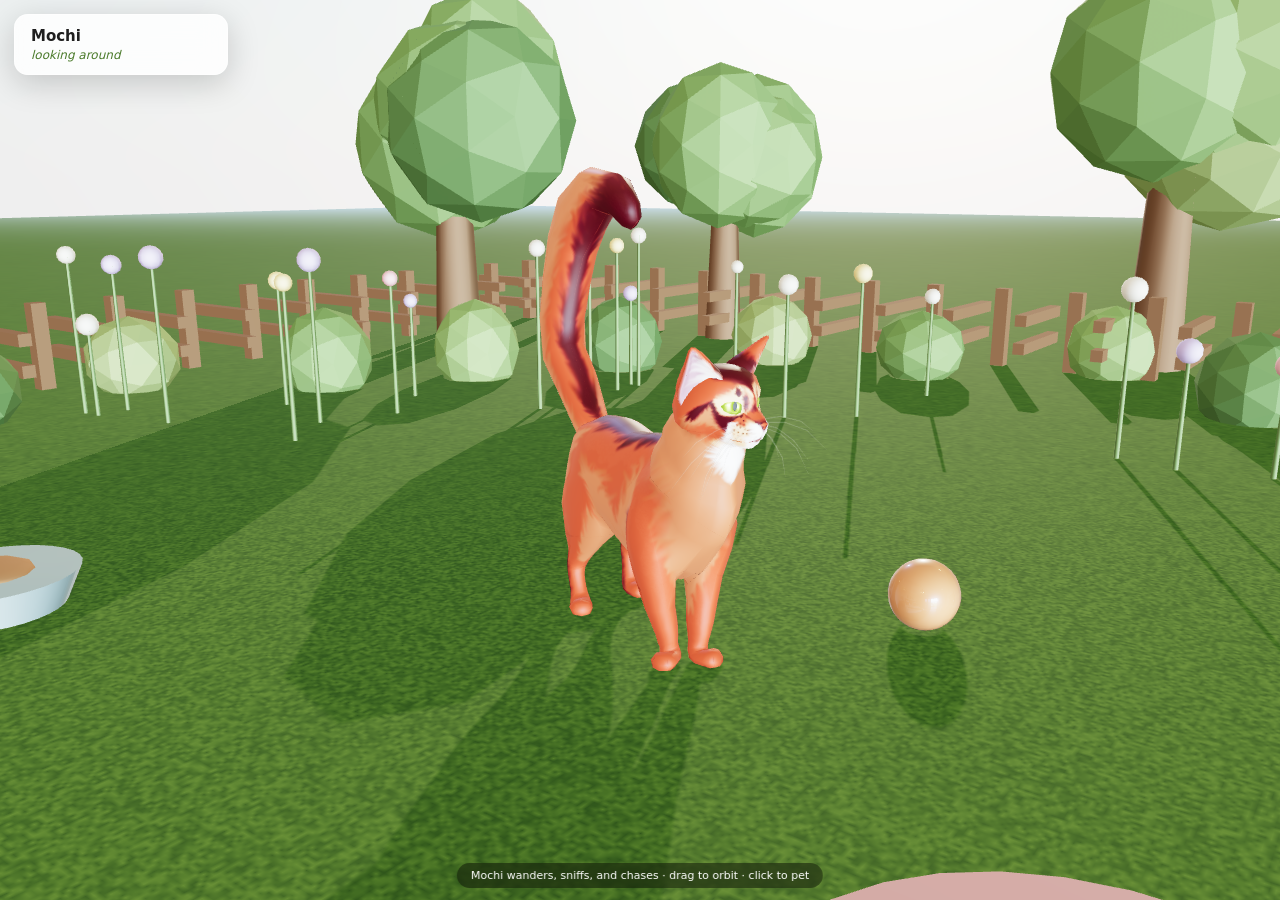
<file: static/cat/index.html>
<!DOCTYPE html>
<html lang="en">
<head>
<meta charset="utf-8">
<title>Pocket Pet — 3D</title>
<style>
  html, body { margin:0; padding:0; overflow:hidden; background:#0d1117;
               font-family: system-ui, -apple-system, "Segoe UI", sans-serif; }
  #c { display:block; width:100vw; height:100vh; }
  #hud {
    position:absolute; top:14px; left:14px;
    background:rgba(255,255,255,0.82); backdrop-filter: blur(14px);
    -webkit-backdrop-filter: blur(14px);
    border:1px solid rgba(255,255,255,0.5);
    border-radius:14px; padding:12px 16px; font-size:13px; color:#1f1f1f;
    box-shadow:0 8px 32px rgba(0,0,0,0.18); pointer-events:none; min-width:180px;
  }
  #hud .name { font-weight:700; font-size:15px; }
  #hud .status { color:#4a7a2a; font-size:12px; font-style:italic; margin-top:3px; }
  #hint { position:absolute; bottom:12px; left:50%; transform:translateX(-50%);
          background:rgba(0,0,0,0.42); color:#fff; font-size:11px;
          padding:6px 14px; border-radius:22px; pointer-events:none;
          backdrop-filter: blur(8px); }
  #err {
    position:absolute; top:50%; left:50%; transform:translate(-50%,-50%);
    background:#2a1a1a; color:#ffb4b4; padding:16px 22px; border-radius:12px;
    font-size:13px; max-width:80%; display:none; text-align:center;
  }
</style>
<script type="importmap">
{
  "imports": {
    "three": "../vendor/three/build/three.module.js",
    "three/addons/": "../vendor/three/examples/jsm/"
  }
}
</script>
</head>
<body>
<canvas id="c"></canvas>
<div id="hud">
  <div class="name" id="petName">Mochi</div>
  <div class="status" id="petStatus">loading…</div>
</div>
<div id="hint">Mochi wanders, sniffs, and chases · drag to orbit · click to pet</div>
<div id="err"></div>

<script type="module">
  import { initCat } from './main.js';

  const params = new URLSearchParams(location.search);
  const state = JSON.parse(params.get('state') || '{}');

  document.getElementById('petName').textContent   = state.name || 'Mochi';
  document.getElementById('petStatus').textContent = state.trigger
    ? `reacting: ${state.trigger}` : 'idle';

  // Model selection: ?model=… override, else the rigged cat if it's been added,
  // else the legacy unrigged mesh.
  const MODEL_CANDIDATES = [
    params.get('model'),
    './assets/cat_rigged.glb',
    './assets/cat.glb',
  ].filter(Boolean);

  async function firstExisting(urls) {
    for (const url of urls) {
      try {
        const res = await fetch(url, { method: 'HEAD' });
        if (res.ok) return url;
      } catch { /* try next */ }
    }
    return urls[urls.length - 1];
  }

  // Per-model tweaks. Everything is auto-detected; only fill these in if the
  // console log from [ClipRig] shows a pose mapped to the wrong clip.
  const LOADER_OPTIONS = {
    // forward: '+z',                     // nose direction if auto-detect is wrong
    // clipMap: { sit: 'Cat_SitIdle', rest: 'Cat_Sleep' },
    // clipSpeeds: { walk: 0.8, run: 2.2 },  // ground speed of in-place clips
  };

  try {
    await initCat(document.getElementById('c'), {
      modelUrl: await firstExisting(MODEL_CANDIDATES),
      hdriUrl:  './assets/studio.hdr',
      loader:   LOADER_OPTIONS,
      trigger: state.trigger || null,
      needs: {
        hunger: state.hunger ?? 30,
        energy: state.energy ?? 80,
        curiosity: state.curiosity ?? 40,
        stress: state.stress ?? 20,
      },
      onStatus: (txt) => document.getElementById('petStatus').textContent = txt,
    });
  } catch (e) {
    console.error(e);
    const err = document.getElementById('err');
    err.style.display = 'block';
    err.textContent = `Failed to load 3D scene: ${e.message}`;
  }
</script>
</body>
</html>
</file>
